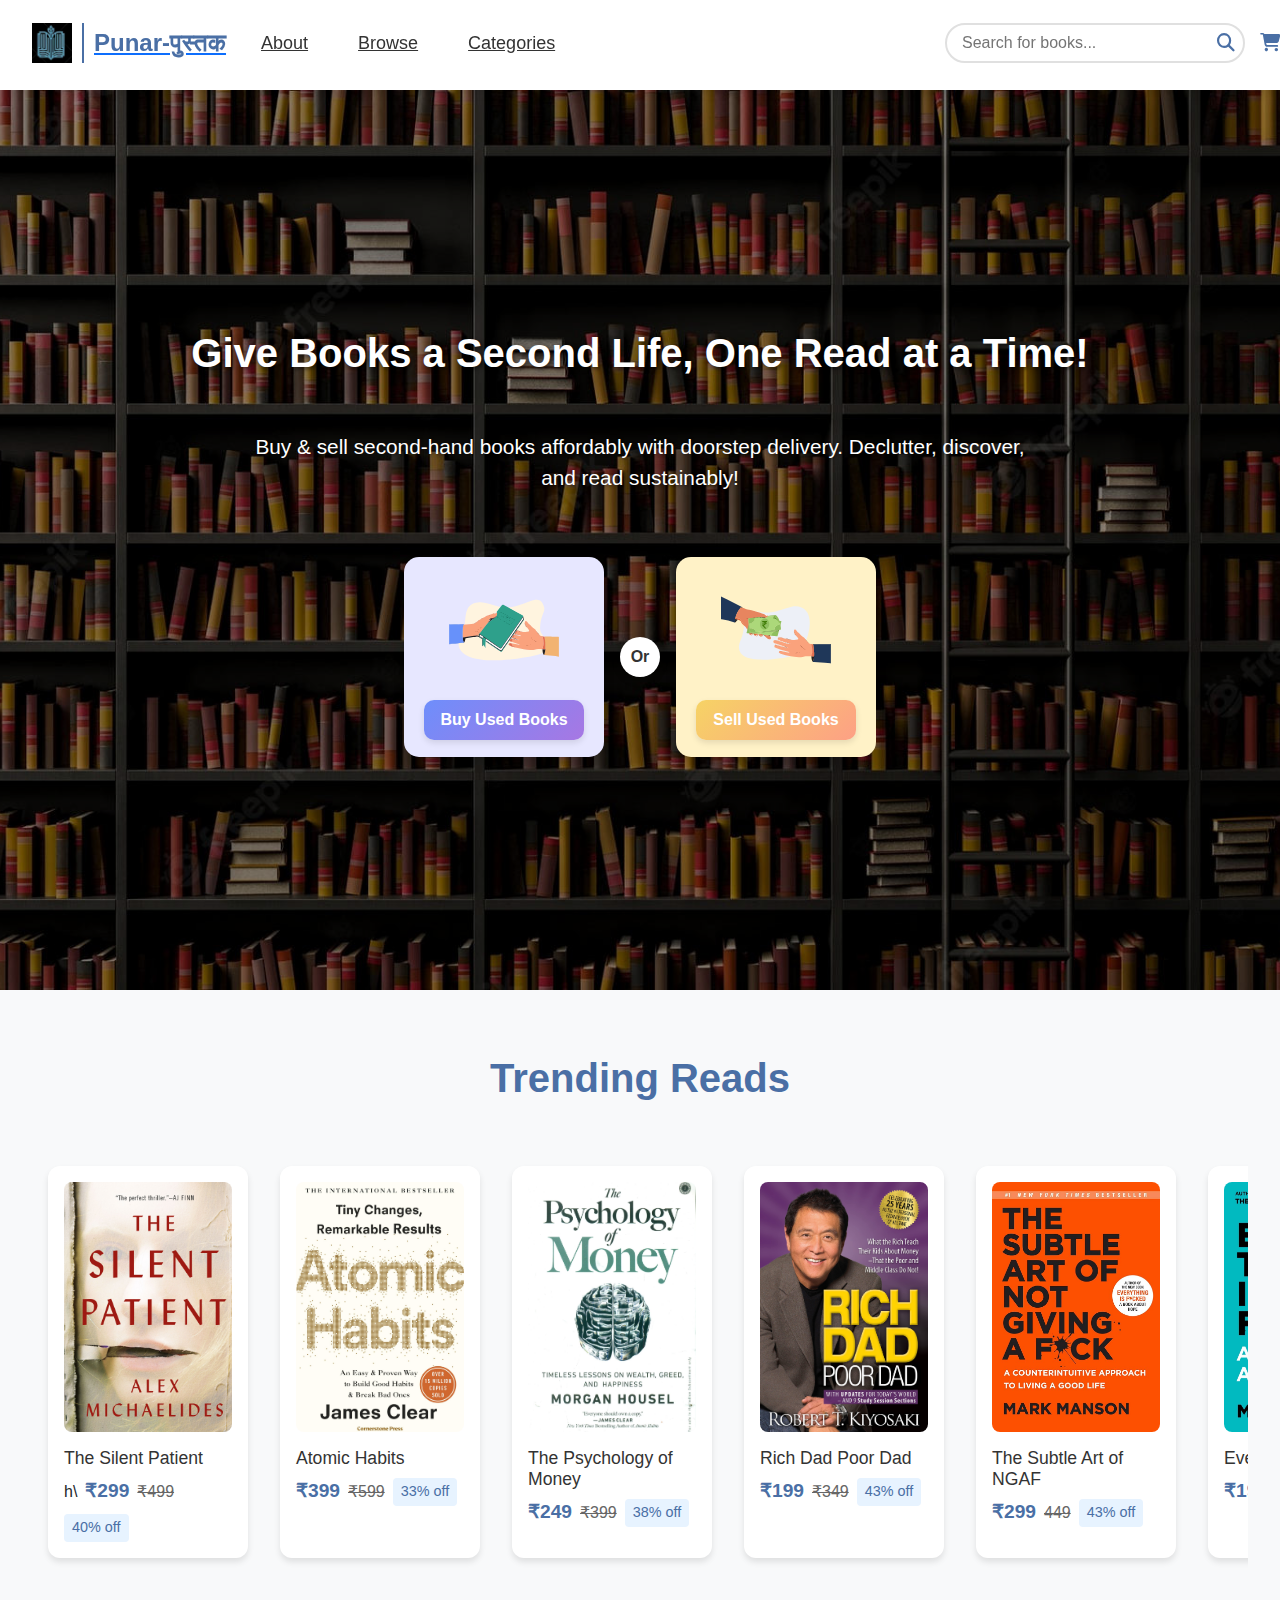
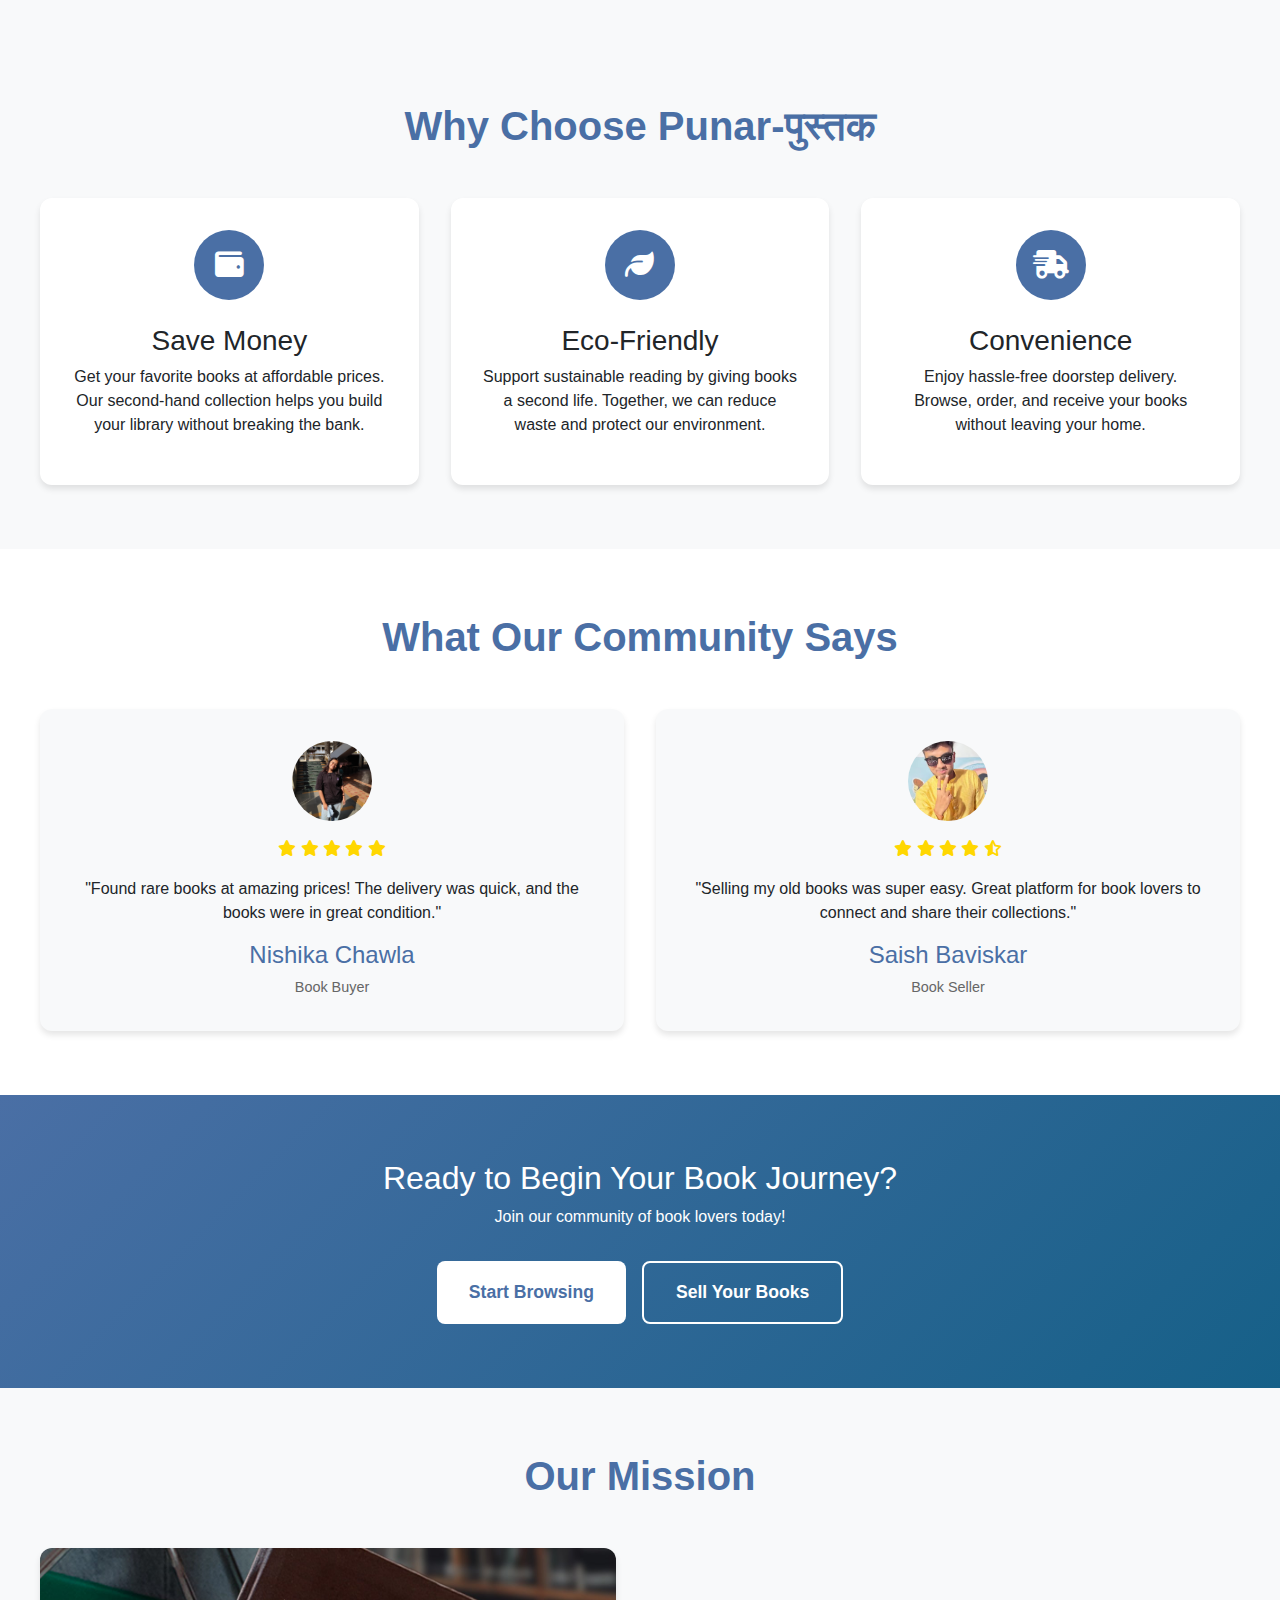
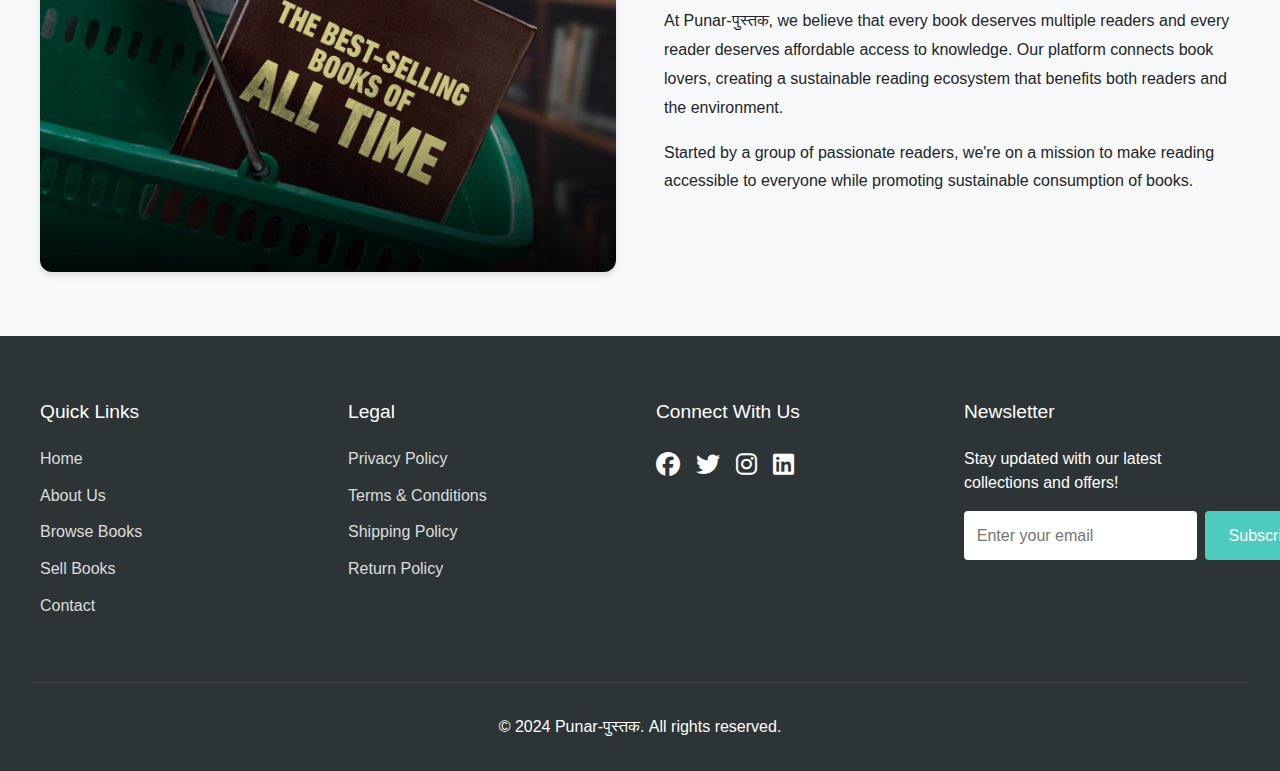
<file: Pages/index.html>
<!DOCTYPE html>
<html lang="en">

<head>
  <meta charset="UTF-8">
  <meta name="viewport" content="width=device-width, initial-scale=1.0">
  <title>Home</title>
  <link rel="stylesheet" href="../Styles/style.css">
  <link rel="stylesheet" href="https://cdnjs.cloudflare.com/ajax/libs/font-awesome/6.7.2/css/all.min.css"
    integrity="sha512-Evv84Mr4kqVGRNSgIGL/F/aIDqQb7xQ2vcrdIwxfjThSH8CSR7PBEakCr51Ck+w+/U6swU2Im1vVX0SVk9ABhg=="
    crossorigin="anonymous" referrerpolicy="no-referrer" />
  <link href="https://cdn.jsdelivr.net/npm/bootstrap@5.3.3/dist/css/bootstrap.min.css" rel="stylesheet"
    integrity="sha384-QWTKZyjpPEjISv5WaRU9OFeRpok6YctnYmDr5pNlyT2bRjXh0JMhjY6hW+ALEwIH" crossorigin="anonymous">
</head>

<body>

  <head>
    <nav>
      <div class="navbar">
        <button class="mobile-menu-btn">
          <i class="fa-solid fa-bars"></i>
        </button>

        <ul class="nav-left">
          <li>
            <a href="#">
              <div class="nav-logo-outer">
                <div class="nav-logo">
                  <img src="../Assets/logo.webp" alt="logo">
                </div>
                <div class="nav-logo-text">
                  Punar-पुस्तक
                </div>
              </div>
            </a>
          </li>
          <li id="nav-menu">
            <a href="#">About</a>
          </li>
          <li id="nav-menu">
            <a href="#">Browse</a>
          </li>
          <li id="nav-menu">
            <a href="#">Categories</a>
          </li>
        </ul>

        <div class="nav-right">
          <ul>
            <li id="search">
              <input type="search" name="Books" id="searchinput" placeholder="Search for books...">
              <div class="search-results">
                <!-- Example result items -->
                <div class="search-result-item">
                  <img src="../Assets/book1.jpg" alt="Book cover" class="search-result-image">
                  <div class="search-result-info">
                    <!-- <div class="search-result-title">The Silent Patient</div>
                    <div class="search-result-author">By Alex Michaelides</div>
                    <div class="search-result-price">
                      <span class="search-current-price">₹299</span>
                      <span class="search-original-price">₹499</span>
                      <span class="search-discount">40% off</span>
                    </div> -->
                  </div>
                </div>
                <!-- Add more items as needed -->

                <!-- No results message (initially hidden) -->
                <div class="no-results" style="display: none;">
                  No matching books found
                </div>
              </div>
              <button><i class="fa-solid fa-magnifying-glass"></i></button>
            </li>
            <li>
              <button>
                <i class="fa-solid fa-cart-shopping"></i>
              </button>
            </li>
          </ul>
        </div>
      </div>
    </nav>
  </head>

  <main>
    <div class="hero">
      <div class="outer-hero">
        <div class="inner-hero">
          <div class="hero-text1">
            <p>
              Give Books a Second Life, One Read at a Time!
            </p>
          </div>
          <div class="hero-text2">
            <p>
              Buy & sell second-hand books affordably with doorstep delivery. Declutter, discover, and read sustainably!
            </p>
          </div>
          <div class="hero-buttons">
            <div class="buy-div" id="hero-button" style="background-color: #e7e7ff;">
              <a href="buy.html">
                <img src="../Assets/buy.svg" alt="">
              </a>

              <button class="buy">Buy Used Books</button>
            </div>
            <div class="or">
              <div class="or-inner">
                Or
              </div>
            </div>
            <div class="sell-div" id="hero-button" style="background-color: #fff2c7;">
              <a href="#">
                <img src="../Assets/sell.svg" alt="">
              </a>
              <button class="sell">Sell Used Books</button>
            </div>
          </div>
        </div>
      </div>
    </div>
    <section class="trending-reads">
      <h2 class="section-title">Trending Reads</h2>
      <div class="book-slider">
        <div class="book-card">
          <img src="../Assets/book1.jpg" alt="Book 1" class="book-cover">
          <div class="book-details">
            <h3>The Silent Patient</h3>
            <div class="price-details">h\
              <span class="discounted-price">₹299</span>
              <span class="original-price">₹499</span>
              <span class="discount-tag">40% off</span>
            </div>
          </div>
        </div>
        <div class="book-card">
          <img src="../Assets/book2.jpg" alt="Book 2" class="book-cover">
          <div class="book-details">
            <h3>Atomic Habits</h3>
            <div class="price-details">
              <span class="discounted-price">₹399</span>
              <span class="original-price">₹599</span>
              <span class="discount-tag">33% off</span>
            </div>
          </div>
        </div>
        <div class="book-card">
          <img src="../Assets/book3.jpg" alt="Book 3" class="book-cover">
          <div class="book-details">
            <h3>The Psychology of Money</h3>
            <div class="price-details">
              <span class="discounted-price">₹249</span>
              <span class="original-price">₹399</span>
              <span class="discount-tag">38% off</span>
            </div>
          </div>
        </div>
        <div class="book-card">
          <img src="../Assets/book4.jpg" alt="Book 4" class="book-cover">
          <div class="book-details">
            <h3>Rich Dad Poor Dad</h3>
            <div class="price-details">
              <span class="discounted-price">₹199</span>
              <span class="original-price">₹349</span>
              <span class="discount-tag">43% off</span>
            </div>
          </div>
        </div>
        <div class="book-card">
          <img src="../Assets/book5.jpg" alt="Book 4" class="book-cover">
          <div class="book-details">
            <h3>The Subtle Art of NGAF</h3>
            <div class="price-details">
              <span class="discounted-price">₹299</span>
              <span class="original-price">449</span>
              <span class="discount-tag">43% off</span>
            </div>
          </div>
        </div>
        <div class="book-card">
          <img src="../Assets/book6.webp" alt="Book 4" class="book-cover">
          <div class="book-details">
            <h3>Everything is Fucked</h3>
            <div class="price-details">
              <span class="discounted-price">₹199</span>
              <span class="original-price">₹249</span>
              <span class="discount-tag">43% off</span>
            </div>
          </div>
        </div>
        <div class="book-card">
          <img src="../Assets/book7.jpg" alt="Book 4" class="book-cover">
          <div class="book-details">
            <h3>2 States</h3>
            <div class="price-details">
              <span class="discounted-price">₹175</span>
              <span class="original-price">₹350</span>
              <span class="discount-tag">50% off</span>
            </div>
          </div>
        </div>
        <div class="book-card">
          <img src="../Assets/book8.jpg" alt="Book 4" class="book-cover">
          <div class="book-details">
            <h3>Alchemist</h3>
            <div class="price-details">
              <span class="discounted-price">₹199</span>
              <span class="original-price">₹249</span>
              <span class="discount-tag">43% off</span>
            </div>
          </div>
        </div>
      </div>
    </section>
    <section class="benefits">
      <h2 class="section-title">Why Choose Punar-पुस्तक</h2>
      <div class="benefits-container">
        <div class="benefit-card">
          <div class="benefit-icon">
            <i class="fas fa-wallet"></i>
          </div>
          <h3>Save Money</h3>
          <p>Get your favorite books at affordable prices. Our second-hand collection helps you build your library
            without breaking the bank.</p>
        </div>
        <div class="benefit-card">
          <div class="benefit-icon">
            <i class="fas fa-leaf"></i>
          </div>
          <h3>Eco-Friendly</h3>
          <p>Support sustainable reading by giving books a second life. Together, we can reduce waste and protect our
            environment.</p>
        </div>
        <div class="benefit-card">
          <div class="benefit-icon">
            <i class="fas fa-truck-fast"></i>
          </div>
          <h3>Convenience</h3>
          <p>Enjoy hassle-free doorstep delivery. Browse, order, and receive your books without leaving your home.</p>
        </div>
      </div>
    </section>

    <!-- Testimonials Section -->
    <section class="testimonials">
      <h2 class="section-title">What Our Community Says</h2>
      <div class="testimonials-container">
        <div class="testimonial-card">
          <div class="testimonial-avatar">
            <img src="../Assets/user1.jpg" alt="User Avatar">
          </div>
          <div class="rating">
            <i class="fas fa-star"></i>
            <i class="fas fa-star"></i>
            <i class="fas fa-star"></i>
            <i class="fas fa-star"></i>
            <i class="fas fa-star"></i>
          </div>
          <p>"Found rare books at amazing prices! The delivery was quick, and the books were in great condition."</p>
          <h4>Nishika Chawla</h4>
          <span>Book Buyer</span>
        </div>
        <div class="testimonial-card">
          <div class="testimonial-avatar">
            <img src="../Assets/user2.jpg" alt="User Avatar">
          </div>
          <div class="rating">
            <i class="fas fa-star"></i>
            <i class="fas fa-star"></i>
            <i class="fas fa-star"></i>
            <i class="fas fa-star"></i>
            <i class="fas fa-star-half-alt"></i>
          </div>
          <p>"Selling my old books was super easy. Great platform for book lovers to connect and share their
            collections."</p>
          <h4>Saish Baviskar</h4>
          <span>Book Seller</span>
        </div>
      </div>
    </section>

    <!-- CTA Section -->
    <section class="cta">
      <div class="cta-content">
        <h2>Ready to Begin Your Book Journey?</h2>
        <p>Join our community of book lovers today!</p>
        <div class="cta-buttons">
          <button class="cta-button primary">Start Browsing</button>
          <button class="cta-button secondary">Sell Your Books</button>
        </div>
      </div>
    </section>

    <!-- About Section -->
    <section class="about">
      <h2 class="section-title">Our Mission</h2>
      <div class="about-content">
        <div class="about-image">
          <img src="../Assets/about.jpg" alt="About Us">
        </div>
        <div class="about-text">
          <p>At Punar-पुस्तक, we believe that every book deserves multiple readers and every reader deserves affordable
            access to knowledge. Our platform connects book lovers, creating a sustainable reading ecosystem that
            benefits both readers and the environment.</p>
          <p>Started by a group of passionate readers, we're on a mission to make reading accessible to everyone while
            promoting sustainable consumption of books.</p>
        </div>
      </div>
    </section>

    <!-- Footer Section -->
    <footer class="footer">
      <div class="footer-content">
        <div class="footer-section">
          <h3>Quick Links</h3>
          <ul>
            <li><a href="#">Home</a></li>
            <li><a href="#">About Us</a></li>
            <li><a href="#">Browse Books</a></li>
            <li><a href="#">Sell Books</a></li>
            <li><a href="#">Contact</a></li>
          </ul>
        </div>
        <div class="footer-section">
          <h3>Legal</h3>
          <ul>
            <li><a href="#">Privacy Policy</a></li>
            <li><a href="#">Terms & Conditions</a></li>
            <li><a href="#">Shipping Policy</a></li>
            <li><a href="#">Return Policy</a></li>
          </ul>
        </div>
        <div class="footer-section">
          <h3>Connect With Us</h3>
          <div class="social-icons">
            <a href="#"><i class="fab fa-facebook"></i></a>
            <a href="#"><i class="fab fa-twitter"></i></a>
            <a href="#"><i class="fab fa-instagram"></i></a>
            <a href="#"><i class="fab fa-linkedin"></i></a>
          </div>
        </div>
        <div class="footer-section">
          <h3>Newsletter</h3>
          <p>Stay updated with our latest collections and offers!</p>
          <form class="newsletter-form">
            <input type="email" placeholder="Enter your email">
            <button type="submit">Subscribe</button>
          </form>
        </div>
      </div>
      <div class="footer-bottom">
        <p>&copy; 2024 Punar-पुस्तक. All rights reserved.</p>
      </div>
    </footer>
  </main>
  <script src="../Script/app.js"></script>
  <script src="https://cdn.jsdelivr.net/npm/@popperjs/core@2.11.8/dist/umd/popper.min.js"
    integrity="sha384-I7E8VVD/ismYTF4hNIPjVp/Zjvgyol6VFvRkX/vR+Vc4jQkC+hVqc2pM8ODewa9r"
    crossorigin="anonymous"></script>
  <script src="https://cdn.jsdelivr.net/npm/bootstrap@5.3.3/dist/js/bootstrap.min.js"
    integrity="sha384-0pUGZvbkm6XF6gxjEnlmuGrJXVbNuzT9qBBavbLwCsOGabYfZo0T0to5eqruptLy"
    crossorigin="anonymous"></script>
</body>

</html>
</file>
<file: Styles/style.css>
/* Reset and base styles */
* {
    margin: 0;
    padding: 0;
    box-sizing: border-box;
    font-family: "Segoe UI", Tahoma, Geneva, Verdana, sans-serif;
  }
  
  :root {
    --primary-color: #4a6fa5;
    --secondary-color: #166088;
    --accent-color: #4dccbd;
    --background-color: #f9f9f9;
    --text-color: #333333;
    --text-light: #f9f9f9;
    --box-shadow: 0 2px 10px rgba(0, 0, 0, 0.1);
    --transition-speed: 0.3s;
  }
  
  body {
    min-height: 100vh;
    min-height: 100dvh;
    background-color: var(--background-color);
    color: var(--text-color);
  }
  
  /* Navbar styles */
  nav {
    position: sticky;
    top: 0;
    z-index: 1000;
    background-color: white;
    box-shadow: var(--box-shadow);
    animation: navSlideDown 0.6s ease-out;
  }
  
  .navbar {
    display: flex;
    justify-content: space-between;
    align-items: center;
    height: 90px;
    padding: 0 5%;
    max-width: 1400px;
    margin: 0 auto;
    border: none;
  }
  
  /* Left navigation */
  .nav-left {
    display: flex;
    align-items: center;
    gap: 20px;
    margin-left: 0;
    animation: slideInLeft 0.7s ease-out;
  }
  
  ul {
    list-style: none;
  }
  
  .nav-logo-outer {
    display: flex;
    align-items: center;
    border: none;
    transition: transform var(--transition-speed);
    animation: logoAppear 0.8s ease-out;
  }
  
  .nav-logo-outer:hover {
    transform: scale(1.05);
  }
  
  .nav-logo {
    border-right: 2px solid var(--primary-color);
    padding-right: 10px;
  }
  
  .nav-logo img {
    width: 40px;
    height: 40px;
    margin: 0;
    vertical-align: middle;
  }
  
  .nav-logo-text {
    font-size: 24px;
    font-weight: 600;
    margin-left: 10px;
    color: var(--primary-color);
  }
  
  #nav-menu {
    border: none;
    width: auto;
    height: 70px;
    position: relative;
  }
  
  #nav-menu li {
    animation: fadeInStagger 0.5s ease-out;
    animation-fill-mode: both;
  }
  
  #nav-menu li:nth-child(1) {
    animation-delay: 0.1s;
  }
  
  #nav-menu li:nth-child(2) {
    animation-delay: 0.2s;
  }
  
  #nav-menu li:nth-child(3) {
    animation-delay: 0.3s;
  }
  
  #nav-menu li:nth-child(4) {
    animation-delay: 0.4s;
  }
  
  #nav-menu li:nth-child(5) {
    animation-delay: 0.5s;
  }
  
  #nav-menu a {
    display: flex;
    align-items: center;
    height: 100%;
    padding: 0 15px;
    color: var(--text-color);
    font-size: 18px;
    font-weight: 500;
    transition: color var(--transition-speed);
  }
  
  #nav-menu a:hover {
    color: var(--accent-color);
  }
  
  #nav-menu a::after {
    content: "";
    position: absolute;
    bottom: 0;
    left: 50%;
    width: 0;
    height: 3px;
    background-color: var(--accent-color);
    transition: all var(--transition-speed);
    transform: translateX(-50%);
  }
  
  #nav-menu a:hover::after {
    width: 80%;
  }
  
  /* Right navigation */
  .nav-right {
    margin-left: 0;
    border: none;
    width: auto;
    animation: slideInRight 0.7s ease-out;
  }
  
  .nav-right ul {
    display: flex;
    align-items: center;
    gap: 15px;
  }
  
  #search {
    position: relative;
    width: 300px;
    transition: width var(--transition-speed);
    animation: expandSearch 0.8s ease-out 0.4s;
    animation-fill-mode: both;
  }
  
  #search:focus-within {
    width: 350px;
  }
  
  .nav-right ul input {
    width: 100%;
    height: 40px;
    padding: 0 40px 0 15px;
    border: 2px solid #e0e0e0;
    border-radius: 20px;
    font-size: 16px;
    outline: none;
    transition: border-color var(--transition-speed),
      box-shadow var(--transition-speed);
  }
  
  .nav-right ul input:focus {
    border-color: var(--accent-color);
    box-shadow: 0 0 0 2px rgba(77, 204, 189, 0.3);
  }
  
  .nav-right ul button {
    background: none;
    border: none;
    font-size: 18px;
    cursor: pointer;
    width: auto;
    height: 40px;
    display: flex;
    align-items: center;
    justify-content: center;
    color: var(--primary-color);
    transition: color var(--transition-speed), transform var(--transition-speed);
  }
  
  .nav-right ul button:hover {
    color: var(--accent-color);
    transform: scale(1.1);
  }
  
  .nav-right ul li:not(#search) {
    animation: fadeInStagger 0.5s ease-out;
    animation-fill-mode: both;
  }
  
  .nav-right ul li:nth-child(2) {
    animation-delay: 0.6s;
  }
  
  .nav-right ul li:nth-child(3) {
    animation-delay: 0.7s;
  }
  
  #search button {
    position: absolute;
    right: 10px;
    top: 50%;
    transform: translateY(-50%);
  }
  
  #search button:hover {
    transform: translateY(-50%) scale(1.1);
  }
  
  /* Mobile menu button (hidden by default) */
  .mobile-menu-btn {
    display: none;
    background: none;
    border: none;
    font-size: 24px;
    cursor: pointer;
    color: var(--primary-color);
    animation: fadeIn 0.5s ease-out 0.3s;
    animation-fill-mode: both;
  }
  
  /* Loading animations */
  @keyframes navSlideDown {
    from {
      transform: translateY(-100%);
      opacity: 0;
    }
    to {
      transform: translateY(0);
      opacity: 1;
    }
  }
  
  @keyframes slideInLeft {
    from {
      transform: translateX(-30px);
      opacity: 0;
    }
    to {
      transform: translateX(0);
      opacity: 1;
    }
  }
  
  @keyframes slideInRight {
    from {
      transform: translateX(30px);
      opacity: 0;
    }
    to {
      transform: translateX(0);
      opacity: 1;
    }
  }
  
  @keyframes fadeIn {
    from {
      opacity: 0;
    }
    to {
      opacity: 1;
    }
  }
  
  @keyframes fadeInStagger {
    from {
      opacity: 0;
      transform: translateY(-10px);
    }
    to {
      opacity: 1;
      transform: translateY(0);
    }
  }
  
  @keyframes logoAppear {
    0% {
      opacity: 0;
      transform: scale(0.8);
    }
    50% {
      transform: scale(1.1);
    }
    100% {
      opacity: 1;
      transform: scale(1);
    }
  }
  
  @keyframes expandSearch {
    from {
      width: 0;
      opacity: 0;
    }
    to {
      width: 300px;
      opacity: 1;
    }
  }
  
  /* Responsive styles */
  @media (max-width: 992px) {
    .navbar {
      padding: 0 3%;
    }
  
    #search {
      width: 250px;
    }
  
    #search:focus-within {
      width: 300px;
    }
    
    @keyframes expandSearch {
      from {
        width: 0;
        opacity: 0;
      }
      to {
        width: 250px;
        opacity: 1;
      }
    }
  }
  
  @media (max-width: 768px) {
    .mobile-menu-btn {
      display: block;
    }
  
    .nav-left {
      gap: 0;
    }
  
    #nav-menu {
      display: none;
    }
  
    .nav-right ul input {
      display: none;
    }
  
    #search {
      width: auto;
    }
  
    #search button {
      position: static;
      transform: none;
    }
  
    #search button:hover {
      transform: scale(1.1);
    }
    
    @keyframes expandSearch {
      from {
        opacity: 0;
      }
      to {
        opacity: 1;
      }
    }
  }
  
  @media (max-width: 480px) {
    .nav-logo-text {
      font-size: 20px;
    }
  }
/* Hero Section Styling */
.hero {
    width: 100%;
    height: 100vh;
    min-height: 600px;
    background-image: url(../Assets/background-hero3.jpg);
    background-size: cover;
    background-position: center;
    display: flex;
    justify-content: center;
    align-items: center;
    position: relative;
    overflow: hidden;
  }
  
  .hero::after {
    content: '';
    position: absolute;
    top: 0;
    left: 0;
    width: 100%;
    height: 100%;
    background: rgba(0, 0, 0, 0.4);
    z-index: 1;
  }
  
  .outer-hero {
    width: 100%;
    max-width: 1200px;
    padding: 0 20px;
    position: relative;
    z-index: 2;
    animation: fadeIn 1.2s ease-out;
  }
  
  .inner-hero {
    display: flex;
    flex-direction: column;
    justify-content: center;
    align-items: center;
    gap: 2rem;
  }
  
  .hero-text1 {
    color: white;
    text-align: center;
    font-size: clamp(1.8rem, 4vw, 2.5rem);
    font-weight: 700;
    text-shadow: 2px 2px 4px rgba(0, 0, 0, 0.5);
    animation: slideInDown 0.8s ease-out;
  }
  
  .hero-text2 {
    color: white;
    text-align: center;
    font-size: clamp(1.1rem, 2vw, 1.3rem);
    max-width: 800px;
    line-height: 1.5;
    margin: 0 auto;
    text-shadow: 1px 1px 3px rgba(0, 0, 0, 0.5);
    animation: slideInUp 0.8s ease-out 0.3s;
    animation-fill-mode: both;
  }
  
  .hero-buttons {
    text-align: center;
    width: 100%;
    display: flex;
    justify-content: center;
    align-items: center;
    gap: 1rem;
    margin-top: 1rem;
    flex-wrap: wrap;
    animation: fadeIn 1s ease-out 0.6s;
    animation-fill-mode: both;
  }
  
  #hero-button {
    border: none;
    width: 200px;
    height: 200px;
    border-radius: 15px;
    display: flex;
    flex-direction: column;
    justify-content: center;
    align-items: center;
    transition: all 0.3s ease;
    box-shadow: 0 6px 12px rgba(0, 0, 0, 0.1);
    overflow: hidden;
  }
  
  #hero-button:hover {
    transform: translateY(-8px);
    box-shadow: 0 12px 20px rgba(0, 0, 0, 0.2);
  }
  
  .buy-div {
    background-color: #e7e7ff !important;
  }
  
  .sell-div {
    background-color: #fff2c7 !important;
  }
  
  #hero-button img {
    width: 110px;
    height: 110px;
    margin-bottom: 15px;
    transition: transform 0.3s ease;
  }
  
  #hero-button:hover img {
    transform: scale(1.1);
  }
  
  #hero-button button {
    border: none;
    background-color: #2d92c7;
    color: white;
    font-weight: 600;
    width: 80%;
    height: 40px;
    border-radius: 10px;
    cursor: pointer;
    transition: all 0.3s ease;
    box-shadow: 0 3px 6px rgba(0, 0, 0, 0.1);
  }
  
  .buy-div button {
    background: linear-gradient(135deg, #6e8efb, #a777e3) !important;
  }
  
  .sell-div button {
    background: linear-gradient(135deg, #f6d365, #fda085) !important;
  }
  
  #hero-button button:hover {
    transform: scale(1.05);
    box-shadow: 0 5px 10px rgba(0, 0, 0, 0.2);
  }
  
  .or {
    display: flex;
    width: 40px;
    height: 40px;
    justify-content: center;
    align-items: center;
  }
  
  .or-inner {
    display: flex;
    justify-content: center;
    align-items: center;
    width: 40px;
    height: 40px;
    background-color: white;
    color: #333;
    font-weight: 600;
    border-radius: 50%;
    box-shadow: 0 3px 8px rgba(0, 0, 0, 0.2);
    animation: pulse 2s infinite;
  }
  
  /* Animations */
  @keyframes fadeIn {
    from {
      opacity: 0;
    }
    to {
      opacity: 1;
    }
  }
  
  @keyframes slideInDown {
    from {
      opacity: 0;
      transform: translateY(-30px);
    }
    to {
      opacity: 1;
      transform: translateY(0);
    }
  }
  
  @keyframes slideInUp {
    from {
      opacity: 0;
      transform: translateY(30px);
    }
    to {
      opacity: 1;
      transform: translateY(0);
    }
  }
  
  @keyframes pulse {
    0% {
      transform: scale(1);
      box-shadow: 0 3px 8px rgba(0, 0, 0, 0.2);
    }
    50% {
      transform: scale(1.1);
      box-shadow: 0 5px 15px rgba(0, 0, 0, 0.3);
    }
    100% {
      transform: scale(1);
      box-shadow: 0 3px 8px rgba(0, 0, 0, 0.2);
    }
  }
  
  /* Responsive Adjustments */
  @media (max-width: 768px) {
    .hero-buttons {
      flex-direction: column;
      gap: 2rem;
    }
    
    .or {
      margin: 0.5rem 0;
    }
    
    #hero-button {
      width: 180px;
      height: 180px;
    }
    
    #hero-button img {
      width: 90px;
      height: 90px;
    }
  }
  
  @media (max-width: 480px) {
    .hero {
      height: auto;
      padding: 4rem 0;
    }
    
    .inner-hero {
      gap: 1.5rem;
    }
    
    #hero-button {
      width: 160px;
      height: 160px;
    }
    
    #hero-button img {
      width: 80px;
      height: 80px;
    }
  }


  /* Trending Reads Section */
.trending-reads {
    padding: 4rem 2rem;
    background-color: #f8f9fa;
}

.section-title {
    text-align: center;
    font-size: 2.5rem;
    color: var(--primary-color);
    margin-bottom: 3rem;
    font-weight: 600;
}

.book-slider {
    display: flex;
    gap: 2rem;
    overflow-x: auto;
    padding: 1rem;
    scroll-behavior: smooth;
    -webkit-overflow-scrolling: touch;
}

.book-slider::-webkit-scrollbar {
    height: 8px;
}

.book-slider::-webkit-scrollbar-track {
    background: #f1f1f1;
    border-radius: 4px;
}

.book-slider::-webkit-scrollbar-thumb {
    background: var(--primary-color);
    border-radius: 4px;
}

.book-card {
    min-width: 200px;
    background: white;
    border-radius: 12px;
    padding: 1rem;
    box-shadow: 0 4px 6px rgba(0, 0, 0, 0.1);
    transition: transform 0.3s ease;
}

.book-card:hover {
    transform: translateY(-10px);
}

.book-cover {
    width: 100%;
    height: 250px;
    object-fit: cover;
    border-radius: 8px;
    margin-bottom: 1rem;
}

.book-details h3 {
    font-size: 1.1rem;
    margin-bottom: 0.5rem;
    color: var(--text-color);
}

.price-details {
    display: flex;
    align-items: center;
    gap: 0.5rem;
    flex-wrap: wrap;
}

.discounted-price {
    font-size: 1.2rem;
    font-weight: 600;
    color: var(--primary-color);
}

.original-price {
    text-decoration: line-through;
    color: #666;
    font-size: 1rem;
}

.discount-tag {
    background: #e7f3ff;
    color: var(--primary-color);
    padding: 0.2rem 0.5rem;
    border-radius: 4px;
    font-size: 0.9rem;
    font-weight: 500;
}

/* How It Works Section */
.how-it-works {
    padding: 4rem 2rem;
    background-color: white;
}

.process-container {
    display: grid;
    grid-template-columns: repeat(auto-fit, minmax(250px, 1fr));
    gap: 2rem;
    max-width: 1200px;
    margin: 0 auto;
    padding: 1rem;
}

.process-card {
    background: white;
    padding: 2rem;
    border-radius: 12px;
    text-align: center;
    box-shadow: 0 4px 6px rgba(0, 0, 0, 0.1);
    transition: transform 0.3s ease;
}

.process-card:hover {
    transform: translateY(-10px);
}

.process-icon {
    width: 80px;
    height: 80px;
    background: var(--primary-color);
    border-radius: 50%;
    display: flex;
    align-items: center;
    justify-content: center;
    margin: 0 auto 1.5rem;
}

.process-icon i {
    font-size: 2rem;
    color: white;
}

.process-card h3 {
    color: var(--primary-color);
    font-size: 1.3rem;
    margin-bottom: 1rem;
}

.process-card p {
    color: #666;
    line-height: 1.6;
}

/* Responsive Adjustments */
@media (max-width: 768px) {
    .section-title {
        font-size: 2rem;
    }

    .book-slider {
        gap: 1rem;
    }

    .book-card {
        min-width: 160px;
    }

    .process-container {
        grid-template-columns: repeat(auto-fit, minmax(200px, 1fr));
    }
}

@media (max-width: 480px) {
    .trending-reads,
    .how-it-works {
        padding: 2rem 1rem;
    }

    .section-title {
        font-size: 1.8rem;
        margin-bottom: 2rem;
    }
}

.benefits {
    padding: 4rem 2rem;
    background-color: #f8f9fa;
}

.benefits-container {
    display: grid;
    grid-template-columns: repeat(auto-fit, minmax(250px, 1fr));
    gap: 2rem;
    max-width: 1200px;
    margin: 0 auto;
}

.benefit-card {
    text-align: center;
    padding: 2rem;
    background: white;
    border-radius: 12px;
    box-shadow: 0 4px 6px rgba(0, 0, 0, 0.1);
    transition: transform 0.3s ease;
}

.benefit-card:hover {
    transform: translateY(-10px);
}

.benefit-icon {
    width: 70px;
    height: 70px;
    background: var(--primary-color);
    border-radius: 50%;
    display: flex;
    align-items: center;
    justify-content: center;
    margin: 0 auto 1.5rem;
}

.benefit-icon i {
    font-size: 1.8rem;
    color: white;
}

/* Testimonials Section */
.testimonials {
    padding: 4rem 2rem;
    background-color: white;
}

.testimonials-container {
    display: grid;
    grid-template-columns: repeat(auto-fit, minmax(300px, 1fr));
    gap: 2rem;
    max-width: 1200px;
    margin: 0 auto;
}

.testimonial-card {
    background: #f8f9fa;
    padding: 2rem;
    border-radius: 12px;
    text-align: center;
    box-shadow: 0 4px 6px rgba(0, 0, 0, 0.1);
}

.testimonial-avatar {
    width: 80px;
    height: 80px;
    margin: 0 auto 1rem;
}

.testimonial-avatar img {
    width: 100%;
    height: 100%;
    border-radius: 50%;
    object-fit: cover;
}

.rating {
    color: #ffd700;
    margin-bottom: 1rem;
}

.testimonial-card h4 {
    color: var(--primary-color);
    margin: 1rem 0 0.3rem;
}

.testimonial-card span {
    color: #666;
    font-size: 0.9rem;
}

/* CTA Section */
.cta {
    padding: 4rem 2rem;
    background: linear-gradient(135deg, var(--primary-color), var(--secondary-color));
    color: white;
    text-align: center;
}

.cta-content {
    max-width: 800px;
    margin: 0 auto;
}

.cta-buttons {
    display: flex;
    gap: 1rem;
    justify-content: center;
    margin-top: 2rem;
}

.cta-button {
    padding: 1rem 2rem;
    border: none;
    border-radius: 8px;
    font-size: 1.1rem;
    font-weight: 600;
    cursor: pointer;
    transition: transform 0.3s ease;
}

.cta-button:hover {
    transform: translateY(-3px);
}

.cta-button.primary {
    background: white;
    color: var(--primary-color);
}

.cta-button.secondary {
    background: transparent;
    border: 2px solid white;
    color: white;
}

/* About Section */
.about {
    padding: 4rem 2rem;
    background-color: #f8f9fa;
}

.about-content {
    display: grid;
    grid-template-columns: 1fr 1fr;
    gap: 3rem;
    max-width: 1200px;
    margin: 0 auto;
    align-items: center;
}

.about-image img {
    width: 100%;
    border-radius: 12px;
    box-shadow: 0 4px 6px rgba(0, 0, 0, 0.1);
}

.about-text {
    line-height: 1.8;
}

.about-text p {
    margin-bottom: 1rem;
}

/* Footer Section */
.footer {
    background-color: #2d3436;
    color: white;
    padding: 4rem 2rem 1rem;
}

.footer-content {
    display: grid;
    grid-template-columns: repeat(auto-fit, minmax(200px, 1fr));
    gap: 2rem;
    max-width: 1200px;
    margin: 0 auto;
}

.footer-section h3 {
    color: white;
    margin-bottom: 1.5rem;
    font-size: 1.2rem;
}

.footer-section ul {
    list-style: none;
    padding: 0;
}

.footer-section ul li {
    margin-bottom: 0.8rem;
}

.footer-section ul li a {
    color: #ddd;
    text-decoration: none;
    transition: color 0.3s ease;
}

.footer-section ul li a:hover {
    color: var(--accent-color);
}

.social-icons {
    display: flex;
    gap: 1rem;
}

.social-icons a {
    color: white;
    font-size: 1.5rem;
    transition: color 0.3s ease;
}

.social-icons a:hover {
    color: var(--accent-color);
}

.newsletter-form {
    display: flex;
    gap: 0.5rem;
    margin-top: 1rem;
}

.newsletter-form input {
    padding: 0.8rem;
    border: none;
    border-radius: 4px;
    flex-grow: 1;
}

.newsletter-form button {
    padding: 0.8rem 1.5rem;
    background: var(--accent-color);
    border: none;
    border-radius: 4px;
    color: white;
    cursor: pointer;
    transition: background-color 0.3s ease;
}

.newsletter-form button:hover {
    background-color: #3da399;
}

.footer-bottom {
    text-align: center;
    margin-top: 3rem;
    padding-top: 2rem;
    border-top: 1px solid #444;
}

/* Responsive Adjustments */
@media (max-width: 768px) {
    .about-content {
        grid-template-columns: 1fr;
    }

    .cta-buttons {
        flex-direction: column;
    }

    .footer-content {
        grid-template-columns: repeat(auto-fit, minmax(250px, 1fr));
    }

    .newsletter-form {
        flex-direction: column;
    }
}

@media (max-width: 480px) {
    .benefits-container,
    .testimonials-container {
        grid-template-columns: 1fr;
    }
}

/* Search Results Dropdown */
.search-results {
  position: absolute;
  top: 100%;
  left: 0;
  width: 100%;
  background: white;
  border-radius: 8px;
  box-shadow: 0 4px 12px rgba(0, 0, 0, 0.15);
  margin-top: 5px;
  max-height: 400px;
  overflow-y: auto;
  opacity: 0;
  visibility: hidden;
  transform: translateY(-10px);
  transition: all 0.3s ease;
  z-index: 1000;
}

.search-results.active {
  opacity: 1;
  visibility: visible;
  transform: translateY(0);
}

.search-result-item {
  display: flex;
  align-items: center;
  padding: 12px 15px;
  border-bottom: 1px solid #eee;
  cursor: pointer;
  transition: background-color 0.2s ease;
}

.search-result-item:last-child {
  border-bottom: none;
}

.search-result-item:hover {
  background-color: #f5f5f5;
}

.search-result-image {
  width: 50px;
  height: 70px;
  object-fit: cover;
  border-radius: 4px;
  margin-right: 15px;
}

.search-result-info {
  flex: 1;
}

.search-result-title {
  font-weight: 600;
  color: var(--text-color);
  margin-bottom: 4px;
}

.search-result-author {
  font-size: 0.9rem;
  color: #666;
  margin-bottom: 4px;
}

.search-result-price {
  display: flex;
  align-items: center;
  gap: 8px;
}

.search-current-price {
  font-weight: 600;
  color: var(--primary-color);
}

.search-original-price {
  text-decoration: line-through;
  color: #999;
  font-size: 0.9rem;
}

.search-discount {
  background: #e7f3ff;
  color: var(--primary-color);
  padding: 2px 6px;
  border-radius: 4px;
  font-size: 0.8rem;
}

.no-results {
  padding: 20px;
  text-align: center;
  color: #666;
}

/* Make parent relative for absolute positioning */
#search {
  position: relative;
}

/* Responsive adjustments */
@media (max-width: 768px) {
  .search-results {
      position: fixed;
      top: 90px;
      left: 0;
      width: 100%;
      border-radius: 0;
      max-height: calc(100vh - 90px);
  }
}
</file>
